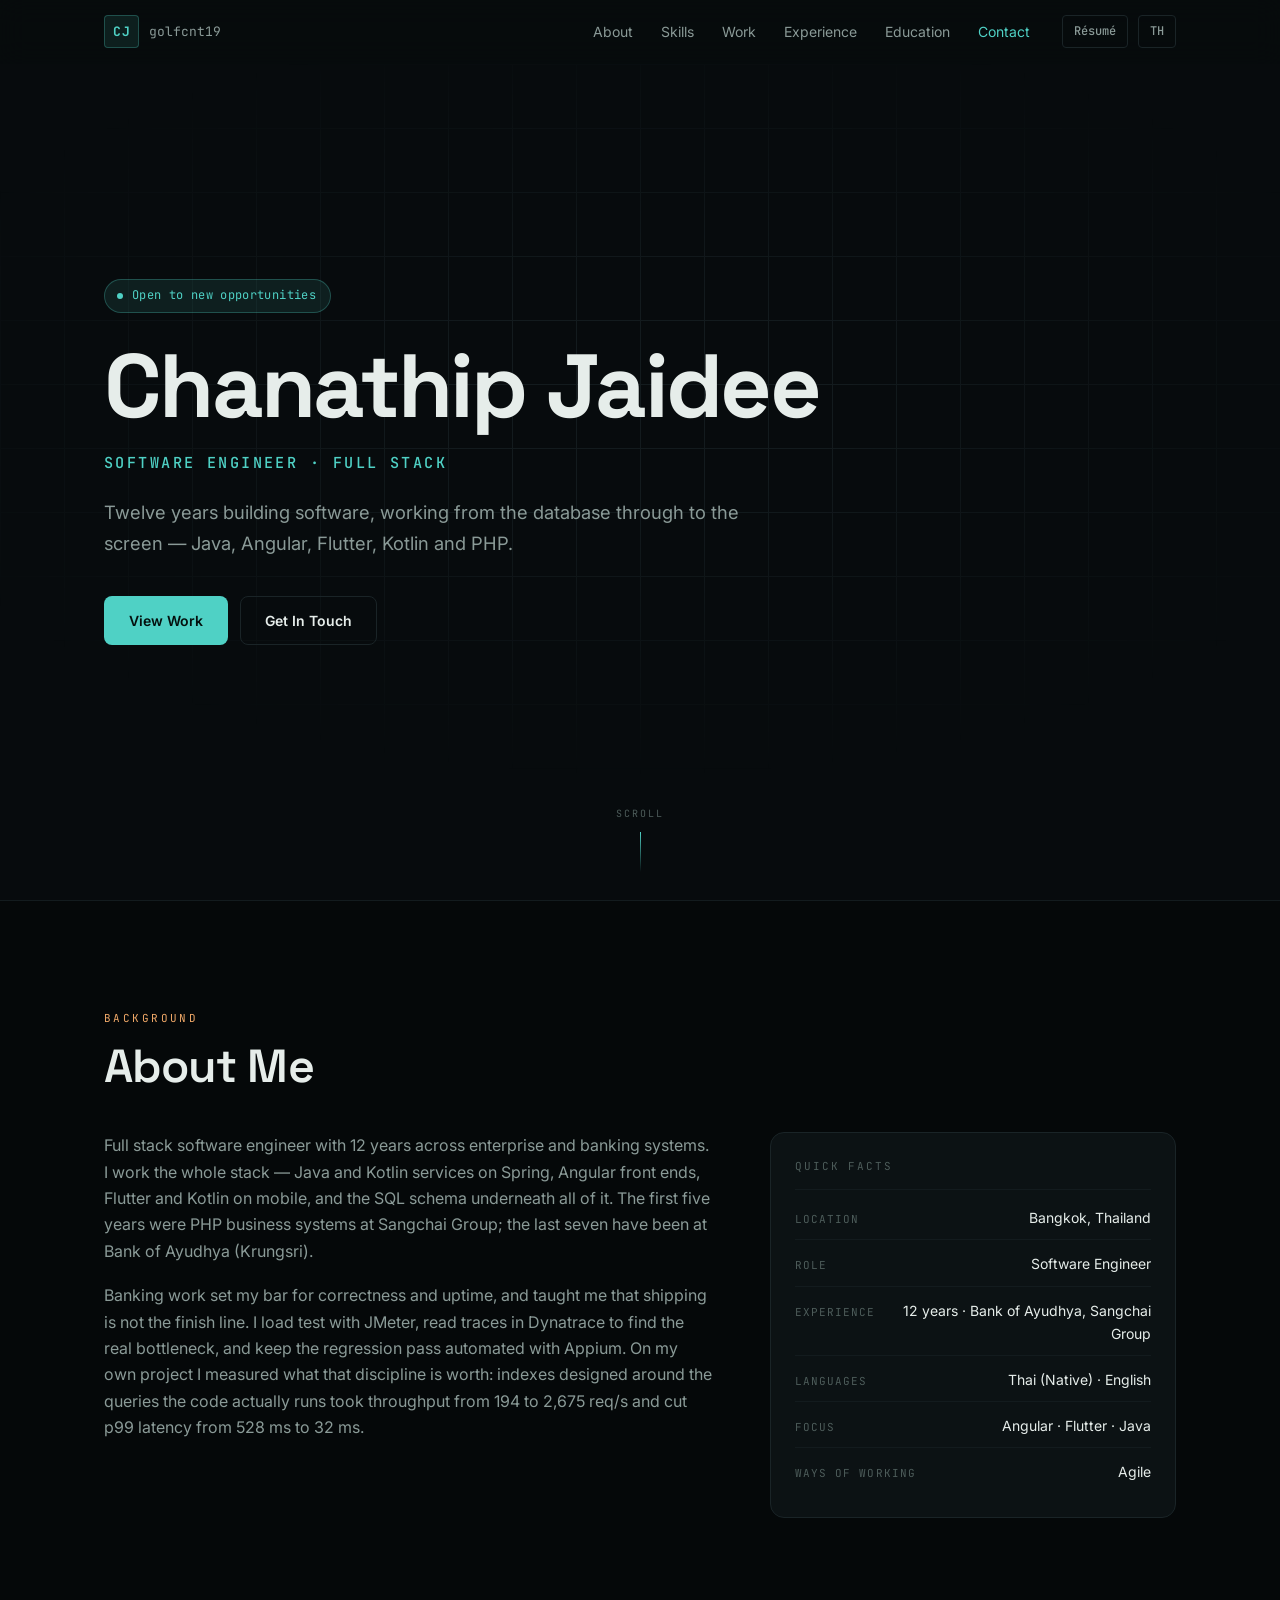
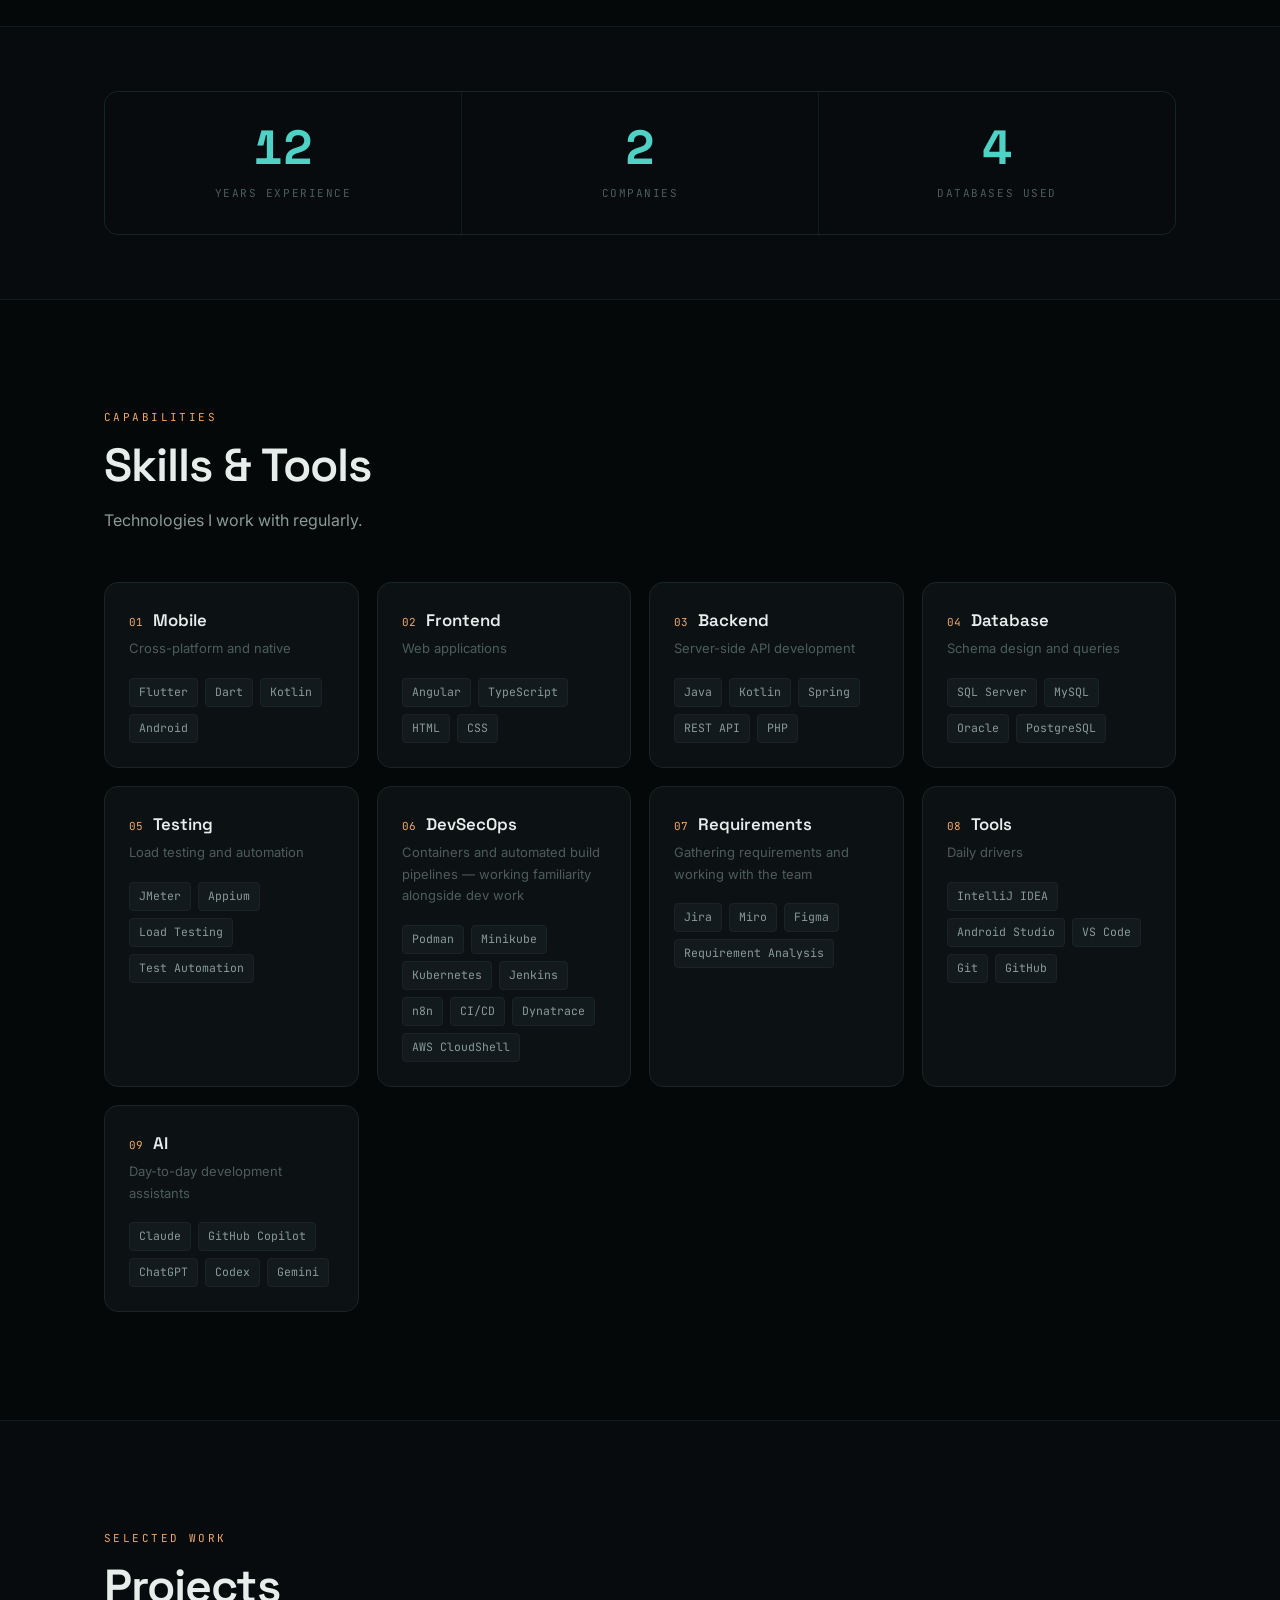
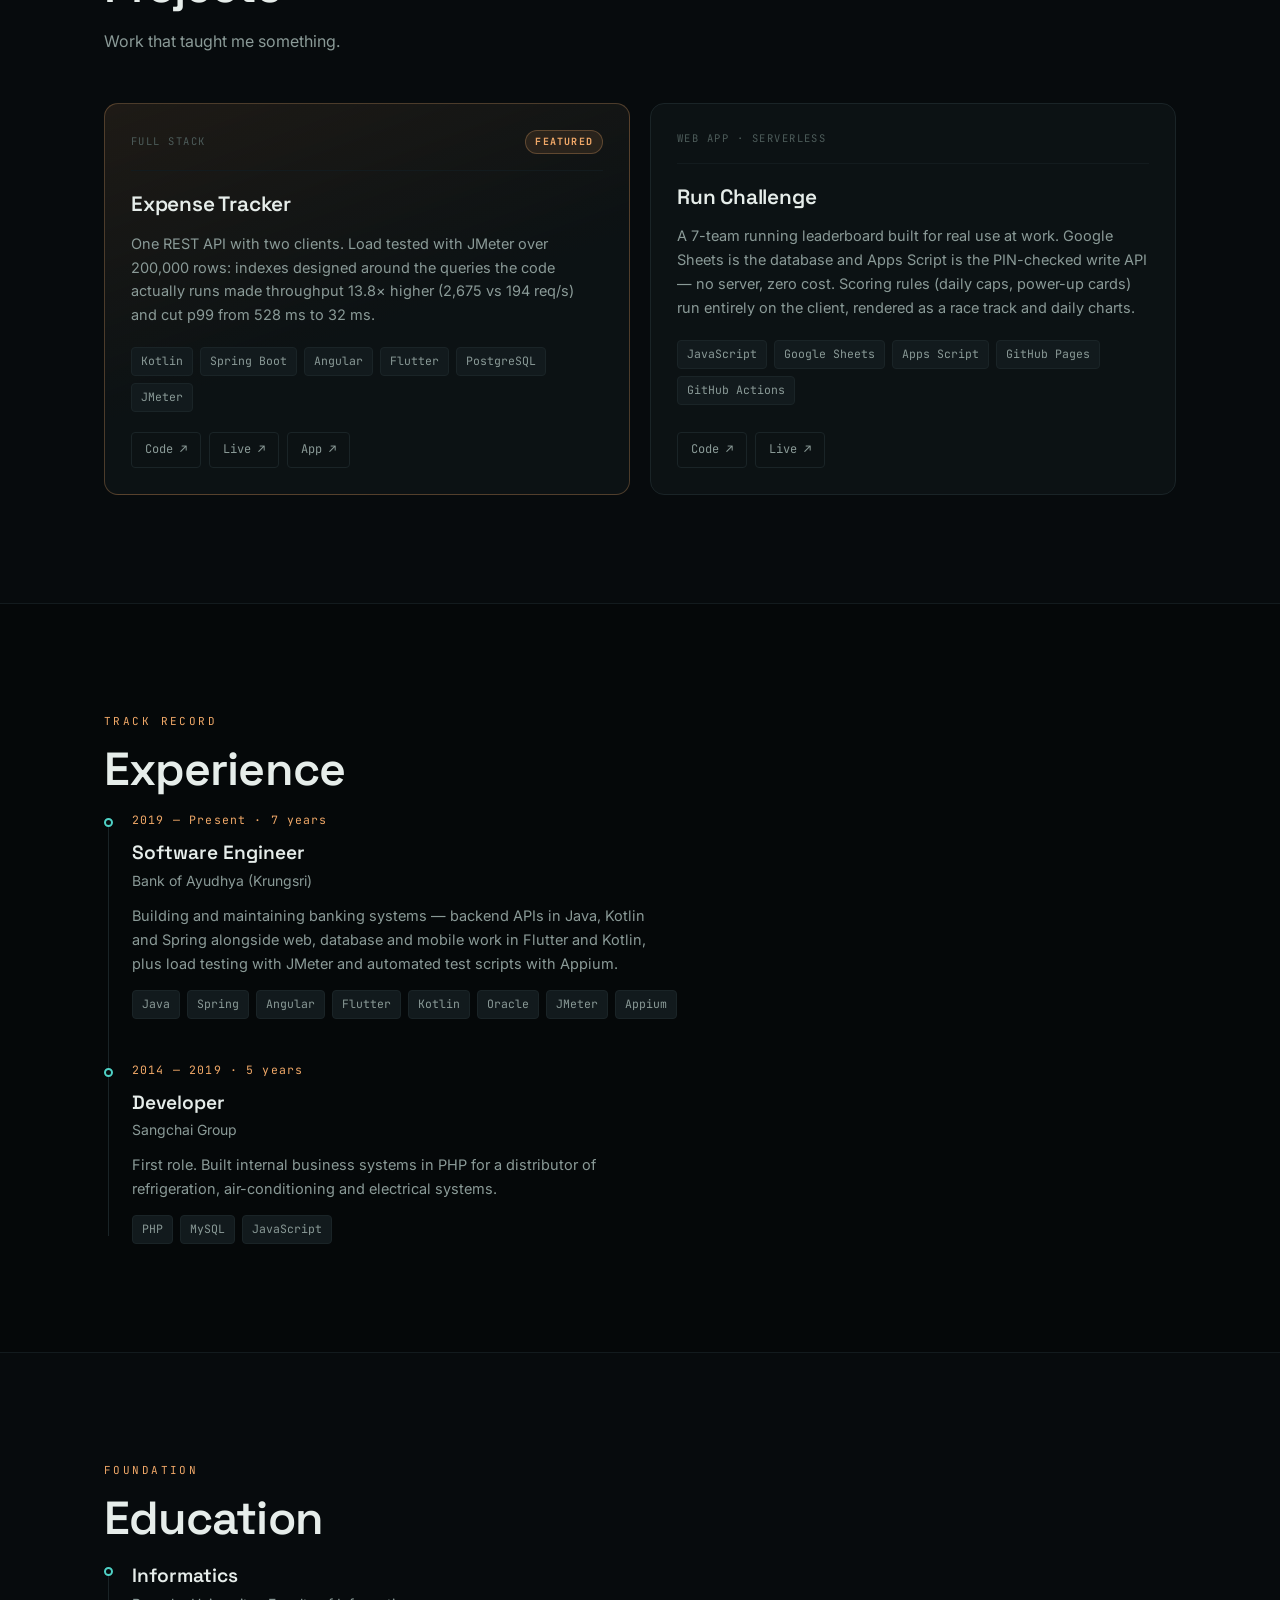
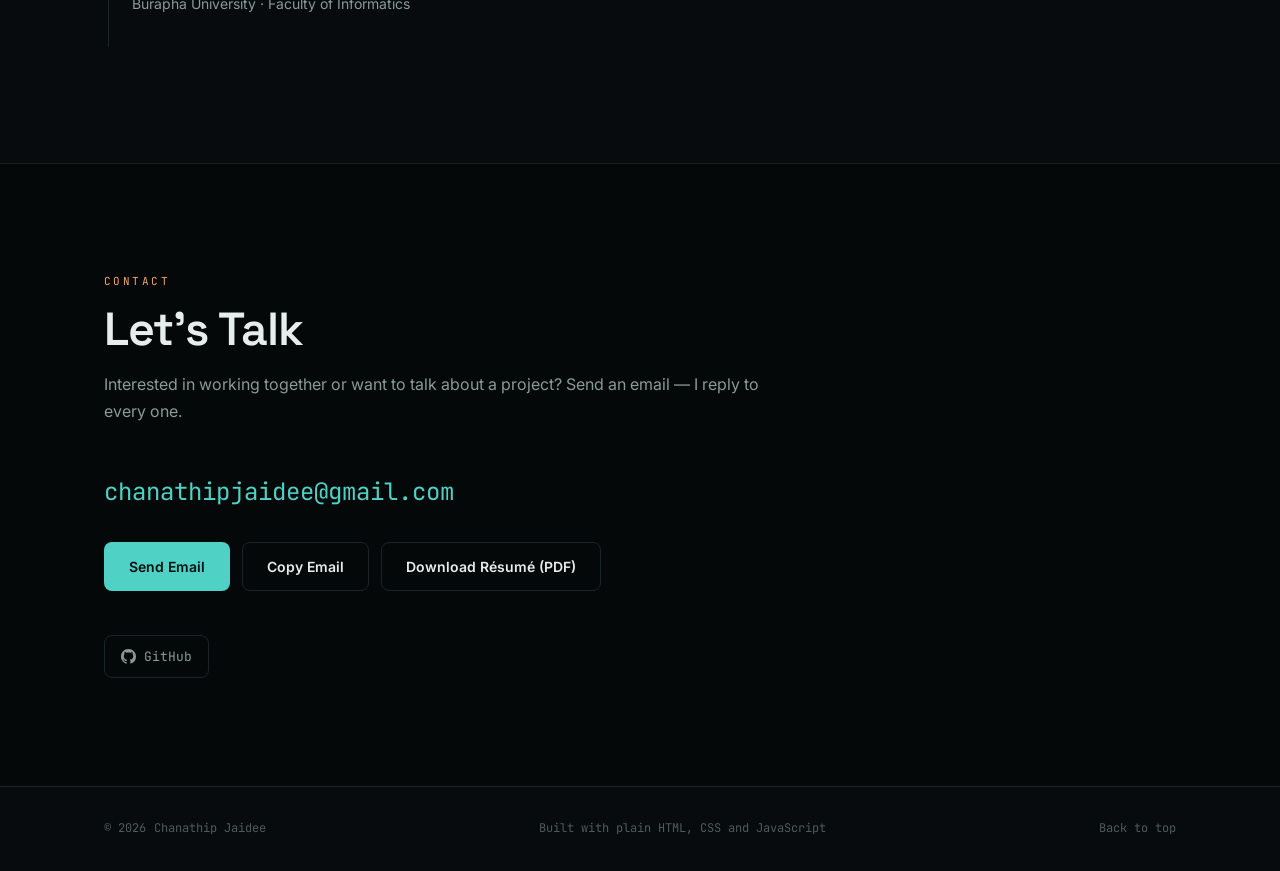
<file: index.html>
<!DOCTYPE html>
<html lang="en" data-lang="en">
<head>
<meta charset="utf-8">
<meta name="viewport" content="width=device-width, initial-scale=1">
<title>Chanathip Jaidee — Software Engineer</title>
<meta name="description" content="Portfolio of Chanathip Jaidee (golfcnt19) — full stack software engineer with 12 years across Bank of Ayudhya and Sangchai Group, working with Java, PHP, Angular, Flutter, Kotlin, Oracle and SQL Server.">
<meta name="author" content="Chanathip Jaidee">
<meta name="theme-color" content="#070b0d">

<meta property="og:type" content="website">
<meta property="og:title" content="Chanathip Jaidee — Software Engineer">
<meta property="og:description" content="Full stack software engineer, 12 years across banking and enterprise systems — Java, PHP, Angular, Flutter, Kotlin and SQL databases.">
<meta property="og:url" content="https://golfcnt19.github.io/">
<meta name="twitter:card" content="summary">

<link rel="canonical" href="https://golfcnt19.github.io/">
<link rel="icon" href="data:image/svg+xml,<svg xmlns='http://www.w3.org/2000/svg' viewBox='0 0 32 32'><rect width='32' height='32' rx='7' fill='%23070b0d'/><text x='16' y='22' font-family='monospace' font-size='15' font-weight='700' fill='%234fd1c5' text-anchor='middle'>CJ</text></svg>">

<link rel="preconnect" href="https://fonts.googleapis.com">
<link rel="preconnect" href="https://fonts.gstatic.com" crossorigin>
<link rel="stylesheet" href="https://fonts.googleapis.com/css2?family=Space+Grotesk:wght@500;600;700&family=Inter:wght@400;500;600&family=JetBrains+Mono:wght@400;500;700&family=Noto+Sans+Thai:wght@400;500;600;700&display=swap">
<link rel="stylesheet" href="css/site.css?v=20260911b">
</head>

<body>
<a class="skip-link" href="#main">Skip to content</a>

<!-- ══ NAV ══════════════════════════════════════════════════════════════ -->
<header class="nav" id="nav">
  <div class="nav__inner">
    <a class="nav__brand" href="#top" aria-label="Home">
      <span class="nav__mark" data-bind="meta.initials">CJ</span>
      <span class="nav__handle" data-bind="meta.handle">golfcnt19</span>
    </a>

    <nav class="nav__links" id="navLinks" aria-label="Sections">
      <a href="#about"      data-i18n="nav.about">About</a>
      <a href="#skills"     data-i18n="nav.skills">Skills</a>
      <a href="#projects"   data-i18n="nav.projects">Work</a>
      <a href="#experience" data-i18n="nav.experience">Experience</a>
      <a href="#education"  data-i18n="nav.education">Education</a>
      <a href="#contact"    data-i18n="nav.contact">Contact</a>
    </nav>

    <div class="nav__actions">
      <a class="resume" id="resumeBtn" href="resume.html" data-i18n="ui.resume" data-i18n-title="ui.resumeTitle">Résumé</a>
      <button class="lang" id="langBtn" type="button" data-i18n="ui.langSwitch" data-i18n-title="ui.langSwitchTitle">TH</button>
      <button class="burger" id="burger" type="button" aria-expanded="false" aria-controls="navLinks" aria-label="Menu">
        <span></span><span></span>
      </button>
    </div>
  </div>
</header>

<main id="main">

<!-- ══ HERO ═════════════════════════════════════════════════════════════ -->
<section class="hero" id="top">
  <div class="hero__grid" aria-hidden="true"></div>
  <div class="wrap hero__inner">

    <p class="status reveal">
      <span class="status__dot" aria-hidden="true"></span>
      <span data-i18n="hero.status">Open to new opportunities</span>
    </p>

    <h1 class="hero__name reveal" data-bind="meta.name">Chanathip Jaidee</h1>

    <p class="hero__role mono reveal" data-i18n="hero.role">SOFTWARE ENGINEER &middot; FULL STACK</p>

    <p class="hero__tagline reveal" data-i18n="hero.tagline">
      Twelve years building software, working from the database through to the screen — Java, Angular, Flutter, Kotlin and PHP.
    </p>

    <div class="hero__cta reveal">
      <a class="btn btn--solid" href="#projects" data-i18n="hero.ctaPrimary">View Work</a>
      <a class="btn btn--ghost" href="#contact"  data-i18n="hero.ctaSecondary">Get In Touch</a>
    </div>
  </div>

  <div class="hero__scroll mono" aria-hidden="true">
    <span data-i18n="hero.scrollHint">Scroll</span>
    <span class="hero__scrollbar"></span>
  </div>
</section>

<!-- ══ ABOUT ════════════════════════════════════════════════════════════ -->
<section class="sec sec--alt" id="about">
  <div class="wrap">
    <p class="eyebrow mono reveal" data-i18n="about.eyebrow">Background</p>
    <h2 class="sec__title reveal" data-i18n="about.title">About Me</h2>

    <div class="about">
      <div class="about__body reveal" id="aboutBody">
        <p>I am a software engineer with 12 years of experience — five years writing PHP business systems at Sangchai Group, then seven at Bank of Ayudhya (Krungsri). I am comfortable from the database up to the screen: services in Java, web frontends in Angular and TypeScript, mobile apps in Flutter and Kotlin.</p>
        <p>Working on banking systems taught me to take data correctness and reliability seriously. I am at home in enterprise databases — Oracle, SQL Server, MySQL and PostgreSQL — and I like owning a feature from the schema to the button someone actually taps.</p>
      </div>

      <aside class="facts reveal">
        <p class="facts__label mono" data-i18n="about.factsLabel">Quick Facts</p>
        <dl class="facts__list" id="factsList"></dl>
      </aside>
    </div>
  </div>
</section>

<!-- ══ STATS ════════════════════════════════════════════════════════════ -->
<section class="sec sec--tight" aria-label="Key numbers">
  <div class="wrap">
    <div class="stats" id="statsGrid"></div>
  </div>
</section>

<!-- ══ SKILLS ═══════════════════════════════════════════════════════════ -->
<section class="sec sec--alt" id="skills">
  <div class="wrap">
    <p class="eyebrow mono reveal" data-i18n="skills.eyebrow">Capabilities</p>
    <h2 class="sec__title reveal" data-i18n="skills.title">Skills &amp; Tools</h2>
    <p class="sec__lead reveal" data-i18n="skills.lead">Technologies I work with regularly.</p>

    <div class="skills" id="skillsGrid"></div>
  </div>
</section>

<!-- ══ PROJECTS ═════════════════════════════════════════════════════════ -->
<section class="sec" id="projects">
  <div class="wrap">
    <p class="eyebrow mono reveal" data-i18n="projects.eyebrow">Selected Work</p>
    <h2 class="sec__title reveal" data-i18n="projects.title">Projects</h2>
    <p class="sec__lead reveal" data-i18n="projects.lead">Work that taught me something.</p>

    <div class="projects" id="projectsGrid"></div>
  </div>
</section>

<!-- ══ EXPERIENCE ═══════════════════════════════════════════════════════ -->
<section class="sec sec--alt" id="experience">
  <div class="wrap">
    <p class="eyebrow mono reveal" data-i18n="experience.eyebrow">Track Record</p>
    <h2 class="sec__title reveal" data-i18n="experience.title">Experience</h2>

    <ol class="timeline" id="experienceList"></ol>
  </div>
</section>

<!-- ══ EDUCATION ════════════════════════════════════════════════════════ -->
<section class="sec" id="education">
  <div class="wrap">
    <p class="eyebrow mono reveal" data-i18n="education.eyebrow">Foundation</p>
    <h2 class="sec__title reveal" data-i18n="education.title">Education</h2>

    <ol class="timeline timeline--compact" id="educationList"></ol>
  </div>
</section>

<!-- ══ CONTACT ══════════════════════════════════════════════════════════ -->
<section class="sec sec--alt" id="contact">
  <div class="wrap contact">
    <p class="eyebrow mono reveal" data-i18n="contact.eyebrow">Contact</p>
    <h2 class="sec__title reveal" data-i18n="contact.title">Let's Talk</h2>
    <p class="sec__lead sec__lead--wide reveal" data-i18n="contact.lead">
      Interested in working together or want to talk about a project? Send an email — I reply to every one.
    </p>

    <p class="contact__mail mono reveal" id="contactMail"></p>

    <div class="contact__cta reveal">
      <a class="btn btn--solid" id="mailLink" href="#" data-i18n="contact.emailLabel">Send Email</a>
      <button class="btn btn--ghost" id="copyBtn" type="button" data-i18n="contact.copyLabel">Copy Email</button>
      <a class="btn btn--ghost" id="resumeBtnCta" href="resume.html" data-i18n="ui.resumeCta" data-i18n-title="ui.resumeTitle">Download Résumé (PDF)</a>
    </div>

    <ul class="contact__links reveal" id="contactLinks"></ul>
  </div>
</section>

</main>

<!-- ══ FOOTER ═══════════════════════════════════════════════════════════ -->
<footer class="foot">
  <div class="wrap foot__inner">
    <p class="mono foot__copy">
      <span>&copy; <span id="year">2026</span></span>
      <span data-bind="meta.name">Chanathip Jaidee</span>
    </p>
    <p class="mono foot__built" data-i18n="footer.builtWith">Built with plain HTML, CSS and JavaScript</p>
    <a class="mono foot__top" href="#top" data-i18n="footer.backToTop">Back to top</a>
  </div>
</footer>

<noscript>
  <div class="noscript">
    <p><strong>JavaScript is disabled.</strong> The sections above show the English version only, and the skills, project, experience and education lists cannot render. Enable JavaScript, or reach me directly at <a href="https://github.com/golfcnt19">github.com/golfcnt19</a>.</p>
  </div>
</noscript>

<script src="js/content.js?v=20260911b"></script>
<script src="js/site.js?v=20260911b"></script>
</body>
</html>
</file>
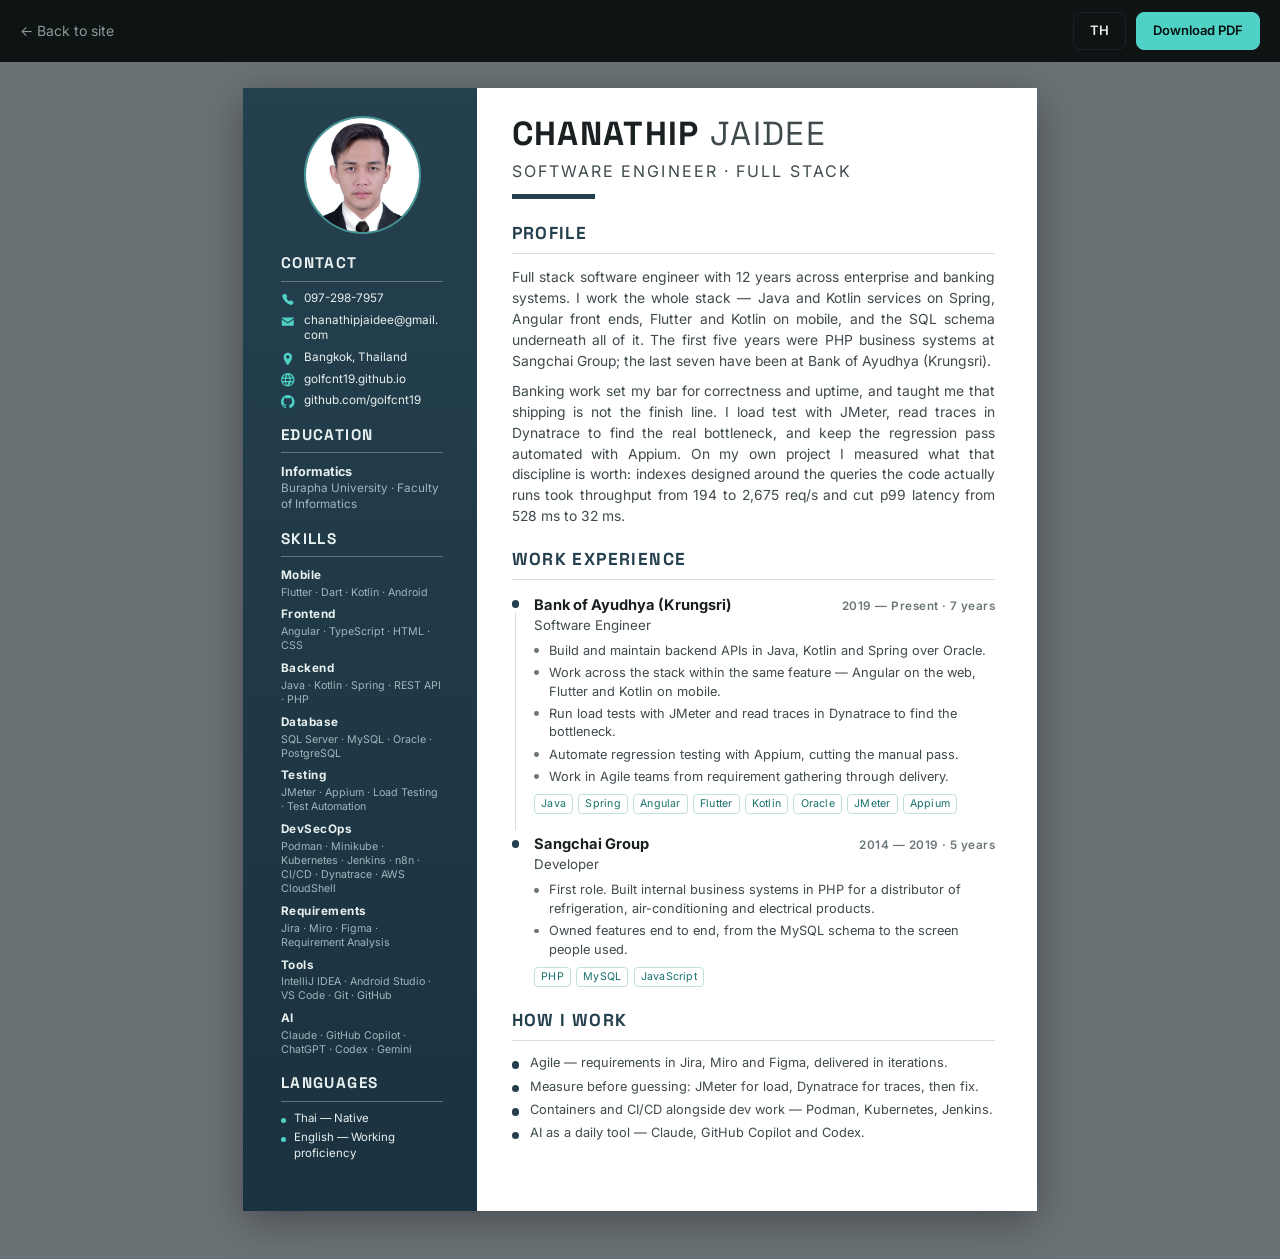
<file: resume.html>
<!DOCTYPE html>
<html lang="en" data-lang="en">
<head>
<meta charset="utf-8">
<meta name="viewport" content="width=device-width, initial-scale=1">
<title>Chanathip Jaidee — Résumé</title>
<meta name="description" content="Résumé of Chanathip Jaidee (golfcnt19) — full stack software engineer, 12 years across Bank of Ayudhya and Sangchai Group.">
<meta name="author" content="Chanathip Jaidee">
<meta name="theme-color" content="#1f3540">
<meta name="robots" content="index, follow">

<link rel="canonical" href="https://golfcnt19.github.io/resume.html">
<link rel="icon" href="data:image/svg+xml,<svg xmlns='http://www.w3.org/2000/svg' viewBox='0 0 32 32'><rect width='32' height='32' rx='7' fill='%23070b0d'/><text x='16' y='22' font-family='monospace' font-size='15' font-weight='700' fill='%234fd1c5' text-anchor='middle'>CJ</text></svg>">

<link rel="preconnect" href="https://fonts.googleapis.com">
<link rel="preconnect" href="https://fonts.gstatic.com" crossorigin>
<link rel="stylesheet" href="https://fonts.googleapis.com/css2?family=Space+Grotesk:wght@500;600;700&family=Inter:wght@400;500;600;700&family=Noto+Sans+Thai:wght@400;500;600;700&display=swap">
<link rel="stylesheet" href="css/resume.css?v=20260911b">
</head>

<body>

<!-- ══ TOOLBAR — หน้าจอเท่านั้น ไม่ติดไปกับกระดาษ ═══════════════════════ -->
<div class="bar" id="bar">
  <a class="bar__back" href="index.html" id="backLink">&#8592; <span data-i18n="resume.backToSite">Back to site</span></a>
  <div class="bar__actions">
    <button class="bar__btn" id="langBtn" type="button" data-i18n="ui.langSwitch">TH</button>
    <button class="bar__btn bar__btn--solid" id="dlBtn" type="button" data-i18n="resume.download" data-i18n-title="resume.downloadHint">Download PDF</button>
  </div>
</div>

<!-- ══ กระดาษ A4 ═══════════════════════════════════════════════════════ -->
<article class="sheet" id="sheet">

  <!-- แถบสีของคอลัมน์ซ้าย แยกออกมาเป็น element ของตัวเองเพราะตอนพิมพ์
       มันจะกลายเป็น position:fixed เพื่อให้สีลากต่อไปทุกหน้ากระดาษ -->
  <div class="rail-bg" aria-hidden="true"></div>

  <aside class="rail">
    <div class="photo">
      <img id="photo" src="" alt="">
    </div>

    <section class="rail__sec" id="contactSec">
      <h2 class="rail__h" data-i18n="resume.contact">Contact</h2>
      <ul class="cx" id="contactList"></ul>
    </section>

    <section class="rail__sec" id="eduSec">
      <h2 class="rail__h" data-i18n="resume.education">Education</h2>
      <div id="eduList"></div>
    </section>

    <section class="rail__sec" id="skillSec">
      <h2 class="rail__h" data-i18n="resume.skills">Skills</h2>
      <div id="skillList"></div>
    </section>

    <section class="rail__sec" id="langSec">
      <h2 class="rail__h" data-i18n="resume.languages">Languages</h2>
      <ul class="bul" id="langList"></ul>
    </section>
  </aside>

  <div class="body">
    <header class="head">
      <h1 class="head__name" id="name"></h1>
      <p class="head__role" id="role"></p>
      <span class="head__rule" aria-hidden="true"></span>
    </header>

    <section class="sec" id="profileSec">
      <h2 class="sec__h" data-i18n="resume.profile">Profile</h2>
      <div id="profileBody"></div>
    </section>

    <section class="sec" id="expSec">
      <h2 class="sec__h" data-i18n="resume.experience">Work Experience</h2>
      <ol class="jobs" id="expList"></ol>
    </section>

    <section class="sec" id="howSec">
      <h2 class="sec__h" data-i18n="resume.how">How I Work</h2>
      <ul class="how" id="howList"></ul>
    </section>
  </div>
</article>

<noscript>
  <p class="noscript">
    <strong>JavaScript is disabled.</strong> This résumé is rendered from
    <code>js/content.js</code>, so it needs JavaScript. Reach me at
    <a href="mailto:chanathipjaidee@gmail.com">chanathipjaidee@gmail.com</a>.
  </p>
</noscript>

<script src="js/content.js?v=20260911b"></script>
<script src="js/resume.js?v=20260911b"></script>
</body>
</html>
</file>
<file: css/site.css>
/* ============================================================================
   site.css — โครงหน้าตาทั้งหมด
   แก้สีทั้งเว็บได้จากบล็อก :root ด้านล่างที่เดียว
   ============================================================================ */

/* ── Design tokens ─────────────────────────────────────────────────────── */
:root {
  /* พื้นหลัง — ดำอมเขียวเข้ม */
  --bg:          #070b0d;
  --bg-alt:      #050809;
  --bg-card:     #0c1214;
  --bg-raised:   #121a1d;

  /* ตัวอักษร */
  --text-hi:     #e6edea;
  --text-md:     #8a9a97;
  --text-lo:     #4d5c5a;

  /* สีเน้นหลัก — มิ้นต์/ไซแอน */
  --acc:         #4fd1c5;
  --acc-lt:      #7ee3d8;
  --acc-dim:     rgba(79, 209, 197, 0.10);
  --acc-line:    rgba(79, 209, 197, 0.28);

  /* สีเน้นรอง — ส้มพีช */
  --acc2:        #f0a868;
  --acc2-dim:    rgba(240, 168, 104, 0.10);
  --acc2-line:   rgba(240, 168, 104, 0.28);

  /* เส้นขอบ */
  --line:        #1a2427;
  --line-soft:   #131b1e;

  /* ตัวอักษร */
  --f-disp:  "Space Grotesk", "Noto Sans Thai", system-ui, sans-serif;
  --f-body:  "Inter", "Noto Sans Thai", system-ui, sans-serif;
  --f-mono:  "JetBrains Mono", "Noto Sans Thai", ui-monospace, monospace;

  /* จังหวะ */
  --r-sm: 4px;
  --r-md: 8px;
  --r-lg: 14px;
  --wrap: 1120px;
  --nav-h: 64px;

  --ease: cubic-bezier(.22, 1, .36, 1);
}

/* ── Reset ─────────────────────────────────────────────────────────────── */
*, *::before, *::after { box-sizing: border-box; }
* { margin: 0; }

html {
  scroll-behavior: smooth;
  scroll-padding-top: calc(var(--nav-h) + 16px);
  -webkit-text-size-adjust: 100%;
}

body {
  background: var(--bg);
  color: var(--text-hi);
  font-family: var(--f-body);
  font-size: 16px;
  line-height: 1.65;
  -webkit-font-smoothing: antialiased;
  overflow-x: hidden;
}

img, svg { display: block; max-width: 100%; }
a { color: inherit; text-decoration: none; }
button { font: inherit; color: inherit; background: none; border: 0; cursor: pointer; }
ul, ol { list-style: none; padding: 0; }

:focus-visible {
  outline: 2px solid var(--acc);
  outline-offset: 3px;
  border-radius: var(--r-sm);
}

::selection { background: var(--acc); color: var(--bg); }

.mono { font-family: var(--f-mono); }

.skip-link {
  position: absolute; left: -9999px; top: 0; z-index: 100;
  background: var(--acc); color: var(--bg);
  padding: 10px 18px; font-weight: 600;
}
.skip-link:focus { left: 8px; top: 8px; }

.wrap {
  width: 100%;
  max-width: var(--wrap);
  margin-inline: auto;
  padding-inline: 24px;
}

/* ── Reveal on scroll ──────────────────────────────────────────────────────
   สำคัญ: เนื้อหา "มองเห็นได้" เป็นค่าตั้งต้น จะซ่อนก็ต่อเมื่อ JS ยืนยันแล้วว่า
   รองรับ IntersectionObserver (ใส่คลาส .js-anim ให้ <html>) — ถ้า JS พัง
   หรือ observer ไม่ยิง เว็บจะยังอ่านได้ ไม่กลายเป็นหน้าว่าง                */
html.js-anim .reveal {
  opacity: 0;
  transform: translateY(18px);
  transition: opacity .7s var(--ease), transform .7s var(--ease);
}
html.js-anim .reveal.is-in { opacity: 1; transform: none; }

@media (prefers-reduced-motion: reduce) {
  html { scroll-behavior: auto; }
  html.js-anim .reveal { opacity: 1; transform: none; transition: none; }
  *, *::before, *::after {
    animation-duration: .01ms !important;
    animation-iteration-count: 1 !important;
    transition-duration: .01ms !important;
  }
}

/* ══ NAV ═══════════════════════════════════════════════════════════════ */
.nav {
  position: sticky; top: 0; z-index: 50;
  height: var(--nav-h);
  background: rgba(7, 11, 13, .82);
  backdrop-filter: blur(14px);
  -webkit-backdrop-filter: blur(14px);
  border-bottom: 1px solid transparent;
  transition: border-color .3s, background .3s;
}
.nav.is-stuck { border-bottom-color: var(--line); }

.nav__inner {
  height: 100%;
  max-width: var(--wrap);
  margin-inline: auto;
  padding-inline: 24px;
  display: flex; align-items: center; gap: 20px;
}

.nav__brand { display: flex; align-items: center; gap: 10px; margin-right: auto; }

.nav__mark {
  font-family: var(--f-mono); font-weight: 700; font-size: 13px;
  color: var(--acc);
  border: 1px solid var(--acc-line);
  background: var(--acc-dim);
  border-radius: var(--r-sm);
  padding: 5px 8px;
  letter-spacing: .04em;
}
.nav__handle {
  font-family: var(--f-mono); font-size: 13px; color: var(--text-md);
}

.nav__links { display: flex; gap: 4px; }
.nav__links a {
  font-size: 14px; color: var(--text-md);
  padding: 7px 12px; border-radius: var(--r-sm);
  transition: color .2s, background .2s;
}
.nav__links a:hover { color: var(--text-hi); background: var(--bg-raised); }
.nav__links a.is-active { color: var(--acc); }

.nav__actions { display: flex; align-items: center; gap: 10px; }

.lang, .resume {
  font-family: var(--f-mono); font-size: 12px; font-weight: 500;
  color: var(--text-md);
  border: 1px solid var(--line);
  border-radius: var(--r-sm);
  padding: 6px 11px;
  transition: color .2s, border-color .2s;
}
.lang:hover, .resume:hover { color: var(--acc); border-color: var(--acc-line); }

.burger { display: none; width: 34px; height: 34px; position: relative; }
.burger span {
  position: absolute; left: 7px; right: 7px; height: 1.5px;
  background: var(--text-hi); transition: transform .3s var(--ease), opacity .2s;
}
.burger span:nth-child(1) { top: 13px; }
.burger span:nth-child(2) { top: 19px; }
.burger[aria-expanded="true"] span:nth-child(1) { transform: translateY(3px) rotate(45deg); }
.burger[aria-expanded="true"] span:nth-child(2) { transform: translateY(-3px) rotate(-45deg); }

/* ══ HERO ══════════════════════════════════════════════════════════════ */
.hero {
  position: relative;
  min-height: calc(100svh - var(--nav-h));
  display: flex; flex-direction: column; justify-content: center;
  padding-block: 80px 120px;
  overflow: hidden;
}

.hero__grid {
  position: absolute; inset: 0;
  background-image:
    linear-gradient(var(--line-soft) 1px, transparent 1px),
    linear-gradient(90deg, var(--line-soft) 1px, transparent 1px);
  background-size: 64px 64px;
  mask-image: radial-gradient(ellipse 80% 60% at 50% 40%, #000 20%, transparent 75%);
  -webkit-mask-image: radial-gradient(ellipse 80% 60% at 50% 40%, #000 20%, transparent 75%);
  pointer-events: none;
}

.hero__inner { position: relative; }

.status {
  display: inline-flex; align-items: center; gap: 9px;
  font-family: var(--f-mono); font-size: 12px; letter-spacing: .03em;
  color: var(--acc);
  background: var(--acc-dim);
  border: 1px solid var(--acc-line);
  border-radius: 100px;
  padding: 6px 14px 6px 12px;
  margin-bottom: 28px;
}
.status__dot {
  width: 6px; height: 6px; border-radius: 50%;
  background: var(--acc);
  box-shadow: 0 0 0 0 var(--acc-line);
  animation: pulse 2.4s ease-out infinite;
}
@keyframes pulse {
  0%   { box-shadow: 0 0 0 0 rgba(79,209,197,.5); }
  70%  { box-shadow: 0 0 0 9px rgba(79,209,197,0); }
  100% { box-shadow: 0 0 0 0 rgba(79,209,197,0); }
}

.hero__name {
  font-family: var(--f-disp);
  font-size: clamp(2.6rem, 9vw, 5.6rem);
  font-weight: 700;
  line-height: 1.02;
  letter-spacing: -.03em;
  margin-bottom: 18px;
  max-width: 14ch;
}

.hero__role {
  font-size: clamp(.8rem, 2.2vw, .95rem);
  font-weight: 500;
  letter-spacing: .16em;
  color: var(--acc);
  margin-bottom: 22px;
}

.hero__tagline {
  font-size: clamp(1rem, 2.4vw, 1.15rem);
  color: var(--text-md);
  max-width: 56ch;
  margin-bottom: 38px;
}

.hero__cta { display: flex; flex-wrap: wrap; gap: 12px; }

.hero__scroll {
  position: absolute; left: 50%; bottom: 28px;
  transform: translateX(-50%);
  display: flex; flex-direction: column; align-items: center; gap: 10px;
  font-size: 10px; letter-spacing: .2em; text-transform: uppercase;
  color: var(--text-lo);
}
.hero__scrollbar {
  width: 1px; height: 40px;
  background: linear-gradient(var(--acc), transparent);
}

/* ── Buttons ───────────────────────────────────────────────────────────── */
.btn {
  display: inline-flex; align-items: center; justify-content: center;
  font-size: 14px; font-weight: 600;
  padding: 12px 24px;
  border-radius: var(--r-md);
  border: 1px solid transparent;
  transition: transform .2s var(--ease), background .2s, border-color .2s, color .2s;
}
.btn:active { transform: translateY(1px); }

.btn--solid { background: var(--acc); color: #04100e; }
.btn--solid:hover { background: var(--acc-lt); }

.btn--ghost { border-color: var(--line); color: var(--text-hi); }
.btn--ghost:hover { border-color: var(--acc-line); color: var(--acc); background: var(--acc-dim); }

/* ══ SECTIONS ══════════════════════════════════════════════════════════ */
.sec { padding-block: 108px; border-top: 1px solid var(--line-soft); }
.sec--alt { background: var(--bg-alt); }
.sec--tight { padding-block: 64px; }

.eyebrow {
  font-size: 11px; letter-spacing: .22em; text-transform: uppercase;
  color: var(--acc2);
  margin-bottom: 14px;
}

.sec__title {
  font-family: var(--f-disp);
  font-size: clamp(1.9rem, 5vw, 2.9rem);
  font-weight: 600; letter-spacing: -.02em; line-height: 1.1;
  margin-bottom: 16px;
}

.sec__lead {
  color: var(--text-md);
  max-width: 62ch;
  margin-bottom: 48px;
}
.sec__lead--wide { max-width: 68ch; }

/* ══ ABOUT ═════════════════════════════════════════════════════════════ */
.about {
  display: grid;
  grid-template-columns: minmax(0, 1.5fr) minmax(0, 1fr);
  gap: 56px;
  margin-top: 40px;
}
.about__body p { color: var(--text-md); max-width: 62ch; }
.about__body p + p { margin-top: 18px; }

.facts {
  background: var(--bg-card);
  border: 1px solid var(--line);
  border-radius: var(--r-lg);
  padding: 24px;
  align-self: start;
}
.facts__label {
  font-size: 11px; letter-spacing: .18em; text-transform: uppercase;
  color: var(--text-lo);
  padding-bottom: 14px; margin-bottom: 6px;
  border-bottom: 1px solid var(--line-soft);
}
.facts__list { display: grid; gap: 2px; }
.facts__row {
  display: flex; justify-content: space-between; align-items: baseline; gap: 16px;
  padding-block: 10px;
  border-bottom: 1px solid var(--line-soft);
}
.facts__row:last-child { border-bottom: 0; }
.facts__row dt {
  font-family: var(--f-mono); font-size: 11px;
  letter-spacing: .1em; text-transform: uppercase;
  color: var(--text-lo); white-space: nowrap;
}
.facts__row dd { font-size: 14px; color: var(--text-hi); text-align: right; }

/* ══ STATS ═════════════════════════════════════════════════════════════ */
.stats {
  display: grid;
  grid-template-columns: repeat(auto-fit, minmax(180px, 1fr));
  gap: 1px;
  background: var(--line-soft);
  border: 1px solid var(--line);
  border-radius: var(--r-lg);
  overflow: hidden;
}
.stat { background: var(--bg); padding: 32px 24px; text-align: center; }
.stat__val {
  font-family: var(--f-disp);
  font-size: clamp(2.1rem, 6vw, 3rem);
  font-weight: 700; line-height: 1;
  color: var(--acc);
  font-variant-numeric: tabular-nums;
}
.stat__suffix { color: var(--acc2); }
.stat__label {
  font-family: var(--f-mono);
  font-size: 11px; letter-spacing: .14em; text-transform: uppercase;
  color: var(--text-lo);
  margin-top: 12px;
}

/* ══ SKILLS ════════════════════════════════════════════════════════════ */
.skills {
  display: grid;
  grid-template-columns: repeat(auto-fit, minmax(250px, 1fr));
  gap: 18px;
}
.skill {
  background: var(--bg-card);
  border: 1px solid var(--line);
  border-radius: var(--r-lg);
  padding: 24px;
  transition: border-color .25s, transform .25s var(--ease);
}
.skill:hover { border-color: var(--acc-line); transform: translateY(-3px); }

.skill__head { display: flex; align-items: baseline; gap: 10px; margin-bottom: 4px; }
.skill__num {
  font-family: var(--f-mono); font-size: 11px; color: var(--acc2);
}
.skill__name {
  font-family: var(--f-disp); font-size: 1.05rem; font-weight: 600;
}
.skill__note { font-size: 13px; color: var(--text-lo); margin-bottom: 18px; }

.chips { display: flex; flex-wrap: wrap; gap: 7px; }
.chip {
  font-family: var(--f-mono); font-size: 11.5px;
  color: var(--text-md);
  background: var(--bg-raised);
  border: 1px solid var(--line);
  border-radius: var(--r-sm);
  padding: 4px 9px;
}

/* ══ PROJECTS ══════════════════════════════════════════════════════════ */
.projects {
  display: grid;
  grid-template-columns: repeat(auto-fit, minmax(310px, 1fr));
  gap: 20px;
}
.proj {
  display: flex; flex-direction: column;
  background: var(--bg-card);
  border: 1px solid var(--line);
  border-radius: var(--r-lg);
  padding: 26px;
  transition: border-color .25s, transform .25s var(--ease);
}
.proj:hover { border-color: var(--acc-line); transform: translateY(-4px); }
.proj--hl { border-color: var(--acc2-line); background: linear-gradient(160deg, var(--acc2-dim), var(--bg-card) 55%); }

.proj__top {
  display: flex; align-items: center; justify-content: space-between; gap: 12px;
  padding-bottom: 16px; margin-bottom: 16px;
  border-bottom: 1px solid var(--line-soft);
}
.proj__kind {
  font-family: var(--f-mono); font-size: 10.5px;
  letter-spacing: .14em; text-transform: uppercase;
  color: var(--text-lo);
}
.proj__badge {
  font-family: var(--f-mono); font-size: 10px; font-weight: 700;
  letter-spacing: .12em;
  color: var(--acc2);
  border: 1px solid var(--acc2-line);
  background: var(--acc2-dim);
  border-radius: 100px;
  padding: 3px 9px;
}
.proj__name {
  font-family: var(--f-disp); font-size: 1.3rem; font-weight: 600;
  letter-spacing: -.01em;
  margin-bottom: 10px;
}
.proj__desc { font-size: 14.5px; color: var(--text-md); margin-bottom: 20px; }
.proj__tags { margin-bottom: 20px; }
.proj__links { display: flex; gap: 8px; margin-top: auto; }
.proj__link {
  font-family: var(--f-mono); font-size: 12px;
  color: var(--text-md);
  border: 1px solid var(--line);
  border-radius: var(--r-sm);
  padding: 7px 13px;
  transition: color .2s, border-color .2s, background .2s;
}
.proj__link:hover { color: var(--acc); border-color: var(--acc-line); background: var(--acc-dim); }

/* ══ TIMELINE ══════════════════════════════════════════════════════════ */
.timeline { position: relative; padding-left: 28px; }
.timeline::before {
  content: ""; position: absolute; left: 4px; top: 8px; bottom: 8px;
  width: 1px; background: var(--line);
}
.tl { position: relative; padding-bottom: 42px; }
.tl:last-child { padding-bottom: 0; }
.tl::before {
  content: ""; position: absolute; left: -28px; top: 7px;
  width: 9px; height: 9px; border-radius: 50%;
  background: var(--bg); border: 2px solid var(--acc);
}
.tl__period {
  font-family: var(--f-mono); font-size: 11.5px;
  letter-spacing: .1em; color: var(--acc2);
  margin-bottom: 7px;
}
.tl__role { font-family: var(--f-disp); font-size: 1.2rem; font-weight: 600; }
.tl__org { font-size: 14px; color: var(--text-md); margin-bottom: 12px; }
.tl__desc { font-size: 14.5px; color: var(--text-md); max-width: 60ch; margin-bottom: 14px; }
.timeline--compact .tl { padding-bottom: 28px; }

/* ══ CONTACT ═══════════════════════════════════════════════════════════ */
.contact__mail {
  font-size: clamp(1rem, 3.4vw, 1.5rem);
  color: var(--acc);
  word-break: break-all;
  margin-bottom: 30px;
}
.contact__cta { display: flex; flex-wrap: wrap; gap: 12px; margin-bottom: 44px; }

.contact__links { display: flex; flex-wrap: wrap; gap: 10px; }
.contact__links a {
  display: inline-flex; align-items: center; gap: 8px;
  font-family: var(--f-mono); font-size: 13px;
  color: var(--text-md);
  border: 1px solid var(--line);
  border-radius: var(--r-md);
  padding: 10px 16px;
  transition: color .2s, border-color .2s, background .2s;
}
.contact__links a:hover { color: var(--acc); border-color: var(--acc-line); background: var(--acc-dim); }
.contact__links svg { width: 15px; height: 15px; fill: currentColor; }

/* ══ FOOTER ════════════════════════════════════════════════════════════ */
.foot { border-top: 1px solid var(--line); padding-block: 32px; }
.foot__inner {
  display: flex; flex-wrap: wrap; align-items: center;
  justify-content: space-between; gap: 14px;
  font-size: 12px; color: var(--text-lo);
}
.foot__copy { display: flex; gap: 8px; }
.foot__top { transition: color .2s; }
.foot__top:hover { color: var(--acc); }

/* ══ NOSCRIPT ══════════════════════════════════════════════════════════ */
.noscript {
  background: var(--acc2-dim);
  border-top: 1px solid var(--acc2-line);
  padding: 20px 24px;
  font-size: 14px;
  text-align: center;
}
.noscript a { color: var(--acc); text-decoration: underline; }

/* ══ RESPONSIVE ════════════════════════════════════════════════════════ */
@media screen and (max-width: 900px) {
  .about { grid-template-columns: 1fr; gap: 36px; }
}

@media screen and (max-width: 780px) {
  .burger { display: block; }

  .nav__links {
    position: fixed; inset: var(--nav-h) 0 auto 0;
    flex-direction: column; gap: 0;
    background: var(--bg-alt);
    border-bottom: 1px solid var(--line);
    padding: 8px 16px 20px;
    transform: translateY(-12px);
    opacity: 0; pointer-events: none;
    transition: opacity .22s, transform .22s var(--ease);
  }
  .nav__links.is-open { opacity: 1; transform: none; pointer-events: auto; }
  .nav__links a { padding: 13px 8px; border-bottom: 1px solid var(--line-soft); border-radius: 0; }
  .nav__links a:last-child { border-bottom: 0; }

  .nav__handle { display: none; }

  .sec { padding-block: 76px; }
  .hero__scroll { display: none; }
}

@media screen and (max-width: 420px) {
  .wrap, .nav__inner { padding-inline: 18px; }
  .btn { flex: 1 1 100%; }
  .facts__row { flex-direction: column; gap: 3px; }
  .facts__row dd { text-align: left; }
}

/* ══ PRINT ═════════════════════════════════════════════════════════════════
   หน้านี้เป็นเว็บ ไม่ใช่เอกสาร — เรซูเม่ที่จัดหน้ามาสำหรับกระดาษอยู่ที่
   resume.html แล้ว บล็อกนี้แค่กันไม่ให้ผลลัพธ์ที่พิมพ์ออกมาอ่านไม่ออก
   ถ้าใครกด Ctrl+P บนหน้านี้                                                */
@media print {
  :root {
    --bg: #fff; --bg-alt: #fff; --bg-card: #fff; --bg-raised: #fff;
    --text-hi: #111; --text-md: #333; --text-lo: #555;
    --acc: #0a6b60; --acc-lt: #0a6b60; --acc-dim: transparent; --acc-line: #b5d6d1;
    --acc2: #8a4a12; --acc2-dim: transparent; --acc2-line: #ddc0a0;
    --line: #c9c9c9; --line-soft: #e6e6e6;
  }

  @page { size: A4; margin: 14mm; }
  body { font-size: 10.5pt; overflow: visible; }

  /* บล็อกที่ผู้ใช้ยังเลื่อนไปไม่ถึงค้างอยู่ที่ opacity 0 ถ้าไม่ปลดตรงนี้
     ส่วนที่ยังไม่ถูก reveal จะพิมพ์ออกมาเป็นหน้าว่าง */
  html.js-anim .reveal,
  html.js-anim .reveal.is-in { opacity: 1 !important; transform: none !important; }

  .nav, .skip-link, .foot, .noscript,
  .hero__grid, .hero__scroll, .hero__cta { display: none !important; }

  .wrap { max-width: none; padding-inline: 0; }
  .hero { min-height: 0; padding-block: 0 20px; }
  .sec { padding-block: 20px; }
  .skill, .proj, .tl { break-inside: avoid; }
}
</file>
<file: css/resume.css>
/* ============================================================================
   resume.css — เรซูเม่หน้าเดียวจบ สองคอลัมน์ พิมพ์ลง A4 ได้ตรง ๆ
   ============================================================================
   เนื้อหาทั้งหมดยังมาจาก js/content.js ที่เดียวเหมือนเว็บหลัก
   หน้านี้แค่จัดวางใหม่ให้เป็นรูปแบบเรซูเม่

   สีชุดนี้แยกจาก site.css ตั้งใจ — เว็บเป็นธีมมืด แต่เรซูเม่ต้องเป็นหมึกบน
   กระดาษขาว มีแค่แถบซ้ายที่เป็นสีเข้ม                                       */

:root {
  --rail-w:   62mm;      /* ความกว้างคอลัมน์ซ้าย */
  --sheet-w:  210mm;     /* A4 */
  --pad:      7.5mm;

  --rail:     #24404e;   /* น้ำเงินอมเทาเข้ม ให้เข้ากับธีมมืดของเว็บหลัก */
  --rail-2:   #1b3240;
  --on-rail:  #e8f0ef;
  --on-rail-2:#9fb6bd;

  --acc:      #4fd1c5;   /* มิ้นต์ ตัวเดียวกับเว็บหลัก */
  --acc-ink:  #17706a;   /* มิ้นต์เวอร์ชันเข้ม ใช้บนพื้นขาวให้อ่านออก */

  --ink:      #1a1f21;
  --ink-2:    #3f4a4d;
  --ink-3:    #6b7679;
  --line:     #d8dee0;

  --f-disp: "Space Grotesk", "Noto Sans Thai", system-ui, sans-serif;
  --f-body: "Inter", "Noto Sans Thai", system-ui, sans-serif;
}

*, *::before, *::after { box-sizing: border-box; }
* { margin: 0; }

body {
  background: #6b7276;
  color: var(--ink);
  font-family: var(--f-body);
  font-size: 10.4pt;
  line-height: 1.5;
  -webkit-font-smoothing: antialiased;
  padding: 88px 16px 48px;
}

img { display: block; max-width: 100%; }
a { color: inherit; text-decoration: none; }
ul, ol { list-style: none; padding: 0; }
button { font: inherit; color: inherit; background: none; border: 0; cursor: pointer; }

:focus-visible { outline: 2px solid var(--acc); outline-offset: 3px; }

/* ══ TOOLBAR ════════════════════════════════════════════════════════════ */
.bar {
  position: fixed; top: 0; left: 0; right: 0; z-index: 20;
  display: flex; align-items: center; justify-content: space-between; gap: 16px;
  padding: 12px 20px;
  background: rgba(7, 11, 13, .92);
  backdrop-filter: blur(12px);
  color: #e6edea;
  font-size: 14px;
}
.bar__back { color: #8a9a97; transition: color .2s; }
.bar__back:hover { color: var(--acc); }
.bar__actions { display: flex; gap: 10px; }
.bar__btn {
  font-size: 13px; font-weight: 600;
  border: 1px solid #1a2427; border-radius: 8px;
  padding: 8px 16px;
  color: #e6edea;
  transition: border-color .2s, color .2s, background .2s;
}
.bar__btn:hover { border-color: rgba(79,209,197,.3); color: var(--acc); }
.bar__btn--solid { background: var(--acc); border-color: var(--acc); color: #04100e; }
.bar__btn--solid:hover { background: #7ee3d8; border-color: #7ee3d8; color: #04100e; }

/* ══ กระดาษ ═════════════════════════════════════════════════════════════ */
.sheet {
  position: relative;
  width: var(--sheet-w);
  min-height: 297mm;
  margin-inline: auto;
  background: #fff;
  display: grid;
  grid-template-columns: var(--rail-w) 1fr;
  box-shadow: 0 10px 40px rgba(0, 0, 0, .35);
  overflow: hidden;
}

/* แถบสีคอลัมน์ซ้าย อยู่นอก flow เพื่อให้ลากเต็มความสูงเสมอ
   ตอนพิมพ์จะเปลี่ยนเป็น fixed เพื่อให้ซ้ำทุกหน้า */
.rail-bg {
  position: absolute; left: 0; top: 0; bottom: 0;
  width: var(--rail-w);
  background: linear-gradient(180deg, var(--rail), var(--rail-2));
  print-color-adjust: exact;
  -webkit-print-color-adjust: exact;
}

/* ══ คอลัมน์ซ้าย ════════════════════════════════════════════════════════ */
.rail {
  position: relative;   /* ให้อยู่เหนือ .rail-bg */
  padding: var(--pad) 9mm var(--pad) 10mm;
  color: var(--on-rail);
}

.photo {
  width: 31mm; height: 31mm;
  margin: 0 auto 5mm;
  border-radius: 50%;
  overflow: hidden;
  /* รูปพื้นหลังขาววางบนแถบเข้ม ขอบขาวจะกลืนหาย ใช้มิ้นต์ให้เห็นวงชัด */
  border: 2px solid rgba(79, 209, 197, .55);
  background: rgba(255, 255, 255, .08);
  print-color-adjust: exact;
  -webkit-print-color-adjust: exact;
}
.photo img { width: 100%; height: 100%; object-fit: cover; object-position: center 22%; }
.photo:empty, .photo.is-off { display: none; }

.rail__sec { margin-bottom: 4mm; break-inside: avoid; }
.rail__sec[hidden] { display: none; }

.rail__h {
  font-family: var(--f-disp);
  font-size: 11.5pt; font-weight: 700;
  letter-spacing: .09em; text-transform: uppercase;
  padding-bottom: 1.4mm; margin-bottom: 2.6mm;
  border-bottom: 1.2px solid rgba(255, 255, 255, .3);
  print-color-adjust: exact;
  -webkit-print-color-adjust: exact;
}

/* ติดต่อ */
.cx li {
  display: flex; align-items: flex-start; gap: 2.5mm;
  margin-bottom: 1.6mm;
  font-size: 8.8pt; line-height: 1.32;
  color: var(--on-rail);
  word-break: break-word;
}
.cx svg {
  flex: none; width: 3.6mm; height: 3.6mm; margin-top: .5mm;
  fill: var(--acc);
  print-color-adjust: exact;
  -webkit-print-color-adjust: exact;
}

/* การศึกษา */
.edu { margin-bottom: 3mm; }
.edu:last-child { margin-bottom: 0; }
.edu__period {
  font-size: 8.5pt; font-weight: 700; letter-spacing: .05em;
  color: var(--acc);
  print-color-adjust: exact;
  -webkit-print-color-adjust: exact;
}
.edu__degree { font-size: 9.5pt; font-weight: 700; line-height: 1.35; }
.edu__place { font-size: 8.8pt; color: var(--on-rail-2); line-height: 1.4; }

/* ทักษะ */
.sk { margin-bottom: 1.8mm; }
.sk:last-child { margin-bottom: 0; }
.sk__name {
  font-size: 8.8pt; font-weight: 700;
  letter-spacing: .04em;
  margin-bottom: .3mm;
}
.sk__items { font-size: 8pt; color: var(--on-rail-2); line-height: 1.32; }

/* รายการหัวข้อย่อยบนแถบซ้าย */
.bul li {
  position: relative;
  padding-left: 3.4mm;
  font-size: 8.6pt; line-height: 1.38;
  margin-bottom: .8mm;
}
.bul li::before {
  content: ""; position: absolute; left: 0; top: 1.7mm;
  width: 1.4mm; height: 1.4mm; border-radius: 50%;
  background: var(--acc);
  print-color-adjust: exact;
  -webkit-print-color-adjust: exact;
}

/* ══ คอลัมน์ขวา ═════════════════════════════════════════════════════════ */
.body { padding: var(--pad) 11mm var(--pad) 9mm; }

.head { margin-bottom: 6mm; }
.head__name {
  font-family: var(--f-disp);
  font-size: 25pt; font-weight: 400;
  letter-spacing: .04em; line-height: 1.1;
  text-transform: uppercase;
  color: var(--ink-2);
}
.head__name b { font-weight: 700; color: var(--ink); }
.head__role {
  font-size: 12pt; letter-spacing: .13em; text-transform: uppercase;
  color: var(--ink-2);
  margin-top: 1.5mm;
}
.head__rule {
  display: block; width: 22mm; height: 1.2mm;
  background: var(--rail);
  margin-top: 3mm;
  print-color-adjust: exact;
  -webkit-print-color-adjust: exact;
}

.sec { margin-bottom: 5.5mm; }
.sec[hidden] { display: none; }
.sec__h {
  font-family: var(--f-disp);
  font-size: 13pt; font-weight: 700;
  letter-spacing: .08em; text-transform: uppercase;
  color: var(--rail);
  padding-bottom: 1.6mm; margin-bottom: 3.5mm;
  border-bottom: 1.5px solid var(--line);
  print-color-adjust: exact;
  -webkit-print-color-adjust: exact;
}

#profileBody p { color: var(--ink-2); text-align: justify; }
#profileBody p + p { margin-top: 2.6mm; }

/* งานและผลงาน ใช้โครงเดียวกัน */
.jobs > li {
  position: relative;
  padding-left: 6mm;
  padding-bottom: 5mm;
  break-inside: avoid;
}
.jobs > li:last-child { padding-bottom: 0; }
.jobs > li::before {
  content: ""; position: absolute; left: 0; top: 1.8mm;
  width: 2mm; height: 2mm; border-radius: 50%;
  background: var(--rail);
  print-color-adjust: exact;
  -webkit-print-color-adjust: exact;
}
.jobs > li::after {
  content: ""; position: absolute; left: .9mm; top: 5mm; bottom: 1mm;
  width: .3mm; background: var(--line);
  print-color-adjust: exact;
  -webkit-print-color-adjust: exact;
}
.jobs > li:last-child::after { display: none; }

.job__top {
  display: flex; align-items: baseline; justify-content: space-between; gap: 5mm;
}
.job__org { font-size: 11pt; font-weight: 700; color: var(--ink); }
.job__period {
  flex: none;
  font-size: 8.8pt; font-weight: 600; letter-spacing: .04em;
  color: var(--ink-3);
}
.job__role { font-size: 10pt; color: var(--ink-2); margin-bottom: 1.6mm; }
.job__desc { font-size: 9.6pt; color: var(--ink-2); text-align: justify; }

.job__points { margin-top: 1.6mm; }
.job__points li {
  position: relative; padding-left: 4mm;
  font-size: 9.6pt; color: var(--ink-2); line-height: 1.45;
  margin-bottom: 1mm;
}
.job__points li::before {
  content: ""; position: absolute; left: 0; top: 1.7mm;
  width: 1.3mm; height: 1.3mm; border-radius: 50%;
  background: var(--ink-3);
  print-color-adjust: exact;
  -webkit-print-color-adjust: exact;
}

.tags { display: flex; flex-wrap: wrap; gap: 1.4mm; margin-top: 2mm; }
.tag {
  font-size: 8pt; letter-spacing: .02em;
  color: var(--acc-ink);
  border: .3mm solid #bfe0dc;
  border-radius: 1mm;
  padding: .3mm 1.6mm;
  print-color-adjust: exact;
  -webkit-print-color-adjust: exact;
}

.job__links { margin-top: 1.8mm; font-size: 8.6pt; color: var(--ink-3); }
.job__links span + span::before { content: "  ·  "; }

/* วิธีทำงาน — ปิดท้ายคอลัมน์ขวา */
.how li {
  position: relative;
  padding-left: 5mm;
  font-size: 9.6pt; color: var(--ink-2); line-height: 1.45;
  margin-bottom: 1.3mm;
}
.how li:last-child { margin-bottom: 0; }
.how li::before {
  content: ""; position: absolute; left: 0; top: 1.9mm;
  width: 2mm; height: 2mm; border-radius: 50%;
  background: var(--rail);
  print-color-adjust: exact;
  -webkit-print-color-adjust: exact;
}

.noscript {
  max-width: 60ch; margin: 40px auto; padding: 20px;
  background: #fff; border-radius: 8px; text-align: center;
}
.noscript a { color: var(--acc-ink); text-decoration: underline; }

/* ══ จอเล็ก — ย่อกระดาษให้พอดีจอ ═══════════════════════════════════════
   ต้องมี `screen and` เสมอ ห้ามตัดทิ้ง — กระดาษ A4 ที่ 96dpi กว้าง 794px
   ถ้าเขียนแค่ (max-width: 900px) กฎพวกนี้จะไปทับตอนพิมพ์ด้วย แล้วเลย์เอาต์
   บนกระดาษจะกลายเป็นแบบจอมือถือโดยไม่รู้ตัว                              */
@media screen and (max-width: 900px) {
  body { padding: 78px 0 32px; }
  .sheet {
    width: 100%;
    min-height: 0;
    --rail-w: 34%;
    --pad: 6mm;
    box-shadow: none;
  }
  .head__name { font-size: 19pt; }
  .head__role { font-size: 10pt; }
  .photo { width: 30mm; height: 30mm; }
}

@media screen and (max-width: 620px) {
  /* แคบเกินกว่าจะแบ่งสองคอลัมน์แล้วยังอ่านออก สลับเป็นเรียงลงมาแทน
     ตรงนี้ให้ .rail ถือพื้นหลังเอง จะได้ไม่ต้องพึ่งความสูงที่คำนวณจาก JS */
  .sheet { grid-template-columns: 1fr; }
  .rail-bg { display: none; }
  .rail {
    background: linear-gradient(180deg, var(--rail), var(--rail-2));
    padding: 7mm 6mm;
  }
  .body { padding: 7mm 6mm; }
}

/* ══ พิมพ์ ═══════════════════════════════════════════════════════════════ */
@media print {
  @page { size: A4; margin: 0; }

  body { background: #fff; padding: 0; font-size: 10.4pt; }
  .bar, .noscript { display: none !important; }

  .sheet {
    width: auto; min-height: 0;
    margin: 0; box-shadow: none; overflow: visible;
    grid-template-columns: var(--rail-w) 1fr;
  }

  /* fixed ทำให้แถบสีถูกวาดซ้ำทุกหน้ากระดาษ ไม่ใช่แค่หน้าแรก */
  .rail-bg { position: fixed; top: 0; left: 0; bottom: 0; height: auto; }

  /* บังคับให้พิมพ์พื้นหลังออกมาด้วย ถ้าเบราว์เซอร์ยอม
     ถ้าแถบซ้ายออกมาขาว ให้ติ๊ก "Background graphics" ในหน้าต่างพิมพ์ */
  * { print-color-adjust: exact; -webkit-print-color-adjust: exact; }

  .rail__sec, .jobs > li, .edu, .sk { break-inside: avoid; }
  h1, h2 { break-after: avoid; }
}
</file>
